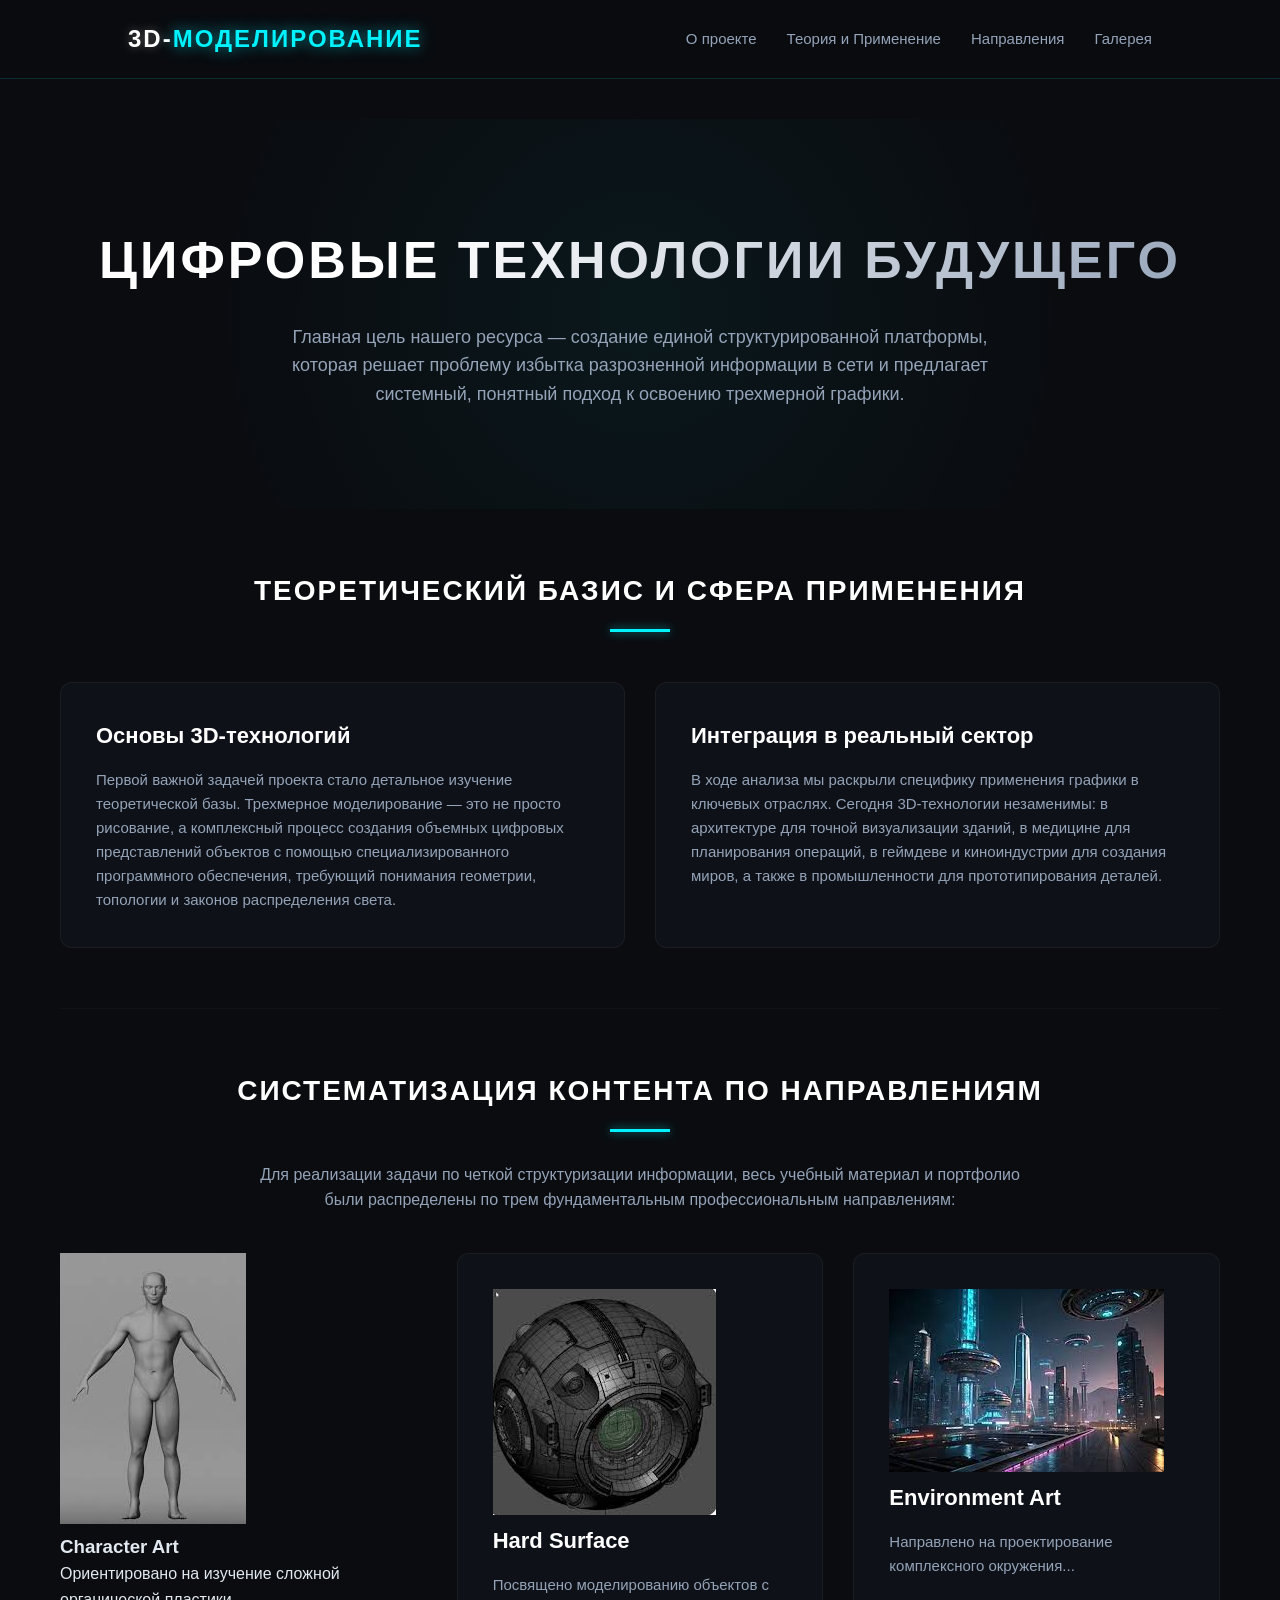
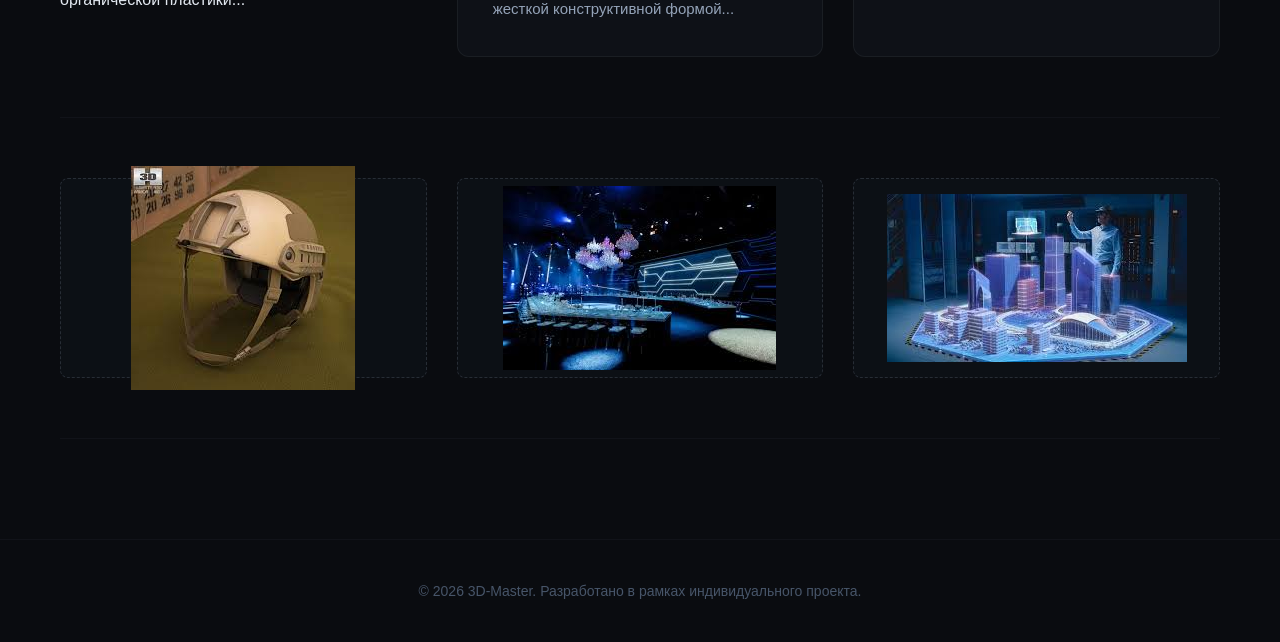
<file: index.html>
<!DOCTYPE html>
<html lang="ru">
<head>
    <meta charset="UTF-8">
    <meta name="viewport" content="width=device-width, initial-scale=1.0">
    <title>3D-Master: Обучение и Портфолио</title>
    <link rel="stylesheet" href="style.css">
</head>
<body>

    <header class="main-header">
        <div class="logo">3D-<span>МОДЕЛИРОВАНИЕ</span></div>
        <nav class="nav-menu">
            <a href="#about" class="nav-link">О проекте</a>
            <a href="#theory" class="nav-link">Теория и Применение</a>
            <a href="#directions" class="nav-link">Направления</a>
            <a href="#gallery" class="nav-link">Галерея</a>
        </nav>
    </header>

    <main class="content-container">

        <section id="about" class="hero-section">
            <h1 class="glitch-title">Цифровые технологии будущего</h1>
            <p class="section-subtitle">
                Главная цель нашего ресурса — создание единой структурированной платформы, которая решает проблему избытка разрозненной информации в сети и предлагает системный, понятный подход к освоению трехмерной графики.
            </p>
        </section>

        <section id="theory" class="info-section">
            <h2 class="section-title">Теоретический базис и Сфера применения</h2>
            <div class="grid-container container-2x">
                <div class="info-card">
                    <h3>Основы 3D-технологий</h3>
                    <p>Первой важной задачей проекта стало детальное изучение теоретической базы. Трехмерное моделирование — это не просто рисование, а комплексный процесс создания объемных цифровых представлений объектов с помощью специализированного программного обеспечения, требующий понимания геометрии, топологии и законов распределения света.</p>
                </div>
                <div class="info-card">
                    <h3>Интеграция в реальный сектор</h3>
                    <p>В ходе анализа мы раскрыли специфику применения графики в ключевых отраслях. Сегодня 3D-технологии незаменимы: в архитектуре для точной визуализации зданий, в медицине для планирования операций, в геймдеве и киноиндустрии для создания миров, а также в промышленности для прототипирования деталей.</p>
                </div>
            </div>
        </section>

        <section id="directions" class="info-section">
            <h2 class="section-title">Систематизация контента по направлениям</h2>
            <p style="text-align: center; color: #94a3b8; max-width: 800px; margin: -20px auto 40px; font-size: 16px;">
                Для реализации задачи по четкой структуризации информации, весь учебный материал и портфолио были распределены по трем фундаментальным профессиональным направлениям:
            </p>
            <div class="grid-container container-3x">
    <div class="grid-container container-3x">
    <div class="div class="direction-card"">
            <img src="img/character.jpg" alt="Character Art" class="direction-img">
            <h3>Character Art</h3>
            <p>Ориентировано на изучение сложной органической пластики...</p>
        </div>
        <div class="direction-card">
            <img src="img/hardsurface.jpg" alt="Hard Surface" class="direction-img">
            <h3>Hard Surface</h3>
            <p>Посвящено моделированию объектов с жесткой конструктивной формой...</p>
        </div>
        <div class="direction-card">
            <img src="img/environment.jpg" alt="Environment Art" class="direction-img">
            <h3>Environment Art</h3>
            <p>Направлено на проектирование комплексного окружения...</p>
        </div>
</div>
        </section>

        <section id="gallery" class="info-section">
            <div class="grid-container container-3x">
   <div class="gallery-item">
            <img src="img/render-01.jpg" alt="Работа 1" class="gallery-img">
        </div>
        <div class="gallery-item">
            <img src="img/render-02.jpg" alt="Работа 2" class="gallery-img">
        </div>
        <div class="gallery-item">
            <img src="img/render-03.jpg" alt="Работа 3" class="gallery-img">
        </div>
</div>
        </section>

    </main>

    <footer class="main-footer">
        <p>&copy; 2026 3D-Master. Разработано в рамках индивидуального проекта.</p>
    </footer>

</body>
</html>
</file>
<file: style.css>
* {
    margin: 0;
    padding: 0;
    box-sizing: border-box;
    scroll-behavior: smooth;
}

body {
    background-color: #0a0c10;
    color: #e2e8f0;
    font-family: 'Segoe UI', Roboto, Helvetica, Arial, sans-serif;
    line-height: 1.6;
    overflow-x: hidden;
}

/* Стилизация шапки сайта */
.main-header {
    display: flex;
    justify-content: space-between;
    align-items: center;
    padding: 20px 10%;
    background: rgba(10, 12, 16, 0.85);
    backdrop-filter: blur(10px);
    border-bottom: 1px solid rgba(0, 242, 254, 0.15);
    position: sticky;
    top: 0;
    z-index: 1000;
}

.logo {
    font-size: 24px;
    font-weight: 800;
    letter-spacing: 2px;
    color: #ffffff;
    text-shadow: 0 0 10px rgba(255, 255, 255, 0.3);
}

.logo span {
    color: #00f2fe;
    text-shadow: 0 0 15px rgba(0, 242, 254, 0.6);
}

.nav-menu {
    display: flex;
    gap: 30px;
}

.nav-link {
    color: #94a3b8;
    text-decoration: none;
    font-size: 15px;
    font-weight: 500;
    transition: all 0.3s ease;
    position: relative;
    padding: 5px 0;
}

.nav-link:hover {
    color: #00f2fe;
    text-shadow: 0 0 10px rgba(0, 242, 254, 0.4);
}

/* Создание линии подчеркивания при наведении */
.nav-link::after {
    content: '';
    position: absolute;
    bottom: 0;
    left: 0;
    width: 0;
    height: 2px;
    background: linear-gradient(90deg, #00f2fe, #4facfe);
    transition: width 0.3s ease;
}

.nav-link:hover::after {
    width: 100%;
}

/* Главный контейнер страниц */
.content-container {
    max-width: 1200px;
    margin: 0 auto;
    padding: 40px 20px;
}

/* Приветственная секция (Hero) */
.hero-section {
    text-align: center;
    padding: 100px 20px;
    background: radial-gradient(circle at center, rgba(0, 242, 254, 0.05) 0%, transparent 70%);
}

.glitch-title {
    font-size: 52px;
    font-weight: 900;
    text-transform: uppercase;
    letter-spacing: 3px;
    background: linear-gradient(135deg, #ffffff 30%, #94a3b8 100%);
    -webkit-background-clip: text;
    -webkit-text-fill-color: transparent;
    margin-bottom: 20px;
}

.section-subtitle {
    font-size: 18px;
    color: #94a3b8;
    max-width: 700px;
    margin: 0 auto;
}

/* Общие стили заголовков секций */
.section-title {
    font-size: 28px;
    text-transform: uppercase;
    letter-spacing: 2px;
    text-align: center;
    margin-bottom: 50px;
    color: #ffffff;
    position: relative;
}

.section-title::after {
    content: '';
    display: block;
    width: 60px;
    height: 3px;
    background: #00f2fe;
    margin: 15px auto 0;
    box-shadow: 0 0 10px rgba(0, 242, 254, 0.6);
}

/* Контейнеры сеток (Grid) */
.info-section {
    padding: 60px 0;
    border-bottom: 1px solid rgba(148, 163, 184, 0.05);
}

.grid-container {
    display: grid;
    gap: 30px;
}

.container-2x {
    grid-template-columns: repeat(auto-fit, minmax(450px, 1fr));
}

.container-3x {
    grid-template-columns: repeat(auto-fit, minmax(300px, 1fr));
}

/* Стили карточек */
.info-card, .direction-card {
    background: rgba(30, 41, 59, 0.2);
    border: 1px solid rgba(255, 255, 255, 0.05);
    border-radius: 12px;
    padding: 35px;
    transition: all 0.4s cubic-bezier(0.165, 0.84, 0.44, 1);
    position: relative;
    overflow: hidden;
}

/* Верхняя тонкая неоновая полоска на карточках */
.info-card::before, .direction-card::before {
    content: '';
    position: absolute;
    top: 0;
    left: 0;
    width: 100%;
    height: 3px;
    background: linear-gradient(90deg, transparent, rgba(0, 242, 254, 0.5), transparent);
    transform: translateX(-100%);
    transition: transform 0.6s ease;
}

.info-card:hover::before, .direction-card:hover::before {
    transform: translateX(100%);
}

.info-card:hover, .direction-card:hover {
    transform: translateY(-5px);
    background: rgba(30, 41, 59, 0.4);
    border-color: rgba(0, 242, 254, 0.3);
    box-shadow: 0 10px 30px rgba(0, 242, 254, 0.05);
}

.info-card h3, .direction-card h3 {
    font-size: 22px;
    color: #ffffff;
    margin-bottom: 15px;
}

.info-card p, .direction-card p {
    color: #94a3b8;
    font-size: 15px;
}

/* Специальные стили для списка задач */
.tasks-list {
    list-style: none;
}

.tasks-list li {
    position: relative;
    padding-left: 25px;
    margin-bottom: 12px;
    color: #94a3b8;
    font-size: 15px;
}

.tasks-list li::before {
    content: '▹';
    position: absolute;
    left: 0;
    color: #00f2fe;
    font-weight: bold;
    text-shadow: 0 0 5px rgba(0, 242, 254, 0.8);
}

/* Специфичные стили для карточек направлений */
.card-icon {
    font-size: 40px;
    margin-bottom: 20px;
    filter: drop-shadow(0 0 10px rgba(255, 255, 255, 0.1));
}

/* Элементы галереи (заглушки под изображения) */
.gallery-item {
    background: rgba(30, 41, 59, 0.15);
    border: 1px dashed rgba(148, 163, 184, 0.2);
    border-radius: 8px;
    height: 200px;
    display: flex;
    align-items: center;
    justify-content: center;
    transition: all 0.3s ease;
}

.gallery-item:hover {
    border-color: #00f2fe;
    box-shadow: inset 0 0 20px rgba(0, 242, 254, 0.1);
}

.image-placeholder {
    color: #475569;
    font-weight: 600;
    letter-spacing: 1px;
    text-transform: uppercase;
    font-size: 14px;
}

/* Стили подвала */
.main-footer {
    text-align: center;
    padding: 40px 20px;
    color: #475569;
    font-size: 14px;
    border-top: 1px solid rgba(148, 163, 184, 0.05);
    margin-top: 60px;
}

/* Адаптивность для мобильных устройств */
@media (max-width: 768px) {
    .main-header {
        flex-direction: column;
        gap: 15px;
        padding: 15px;
    }
    .glitch-title {
        font-size: 36px;
    }
    .container-2x {
        grid-template-columns: 1fr;
    }
}
</file>
